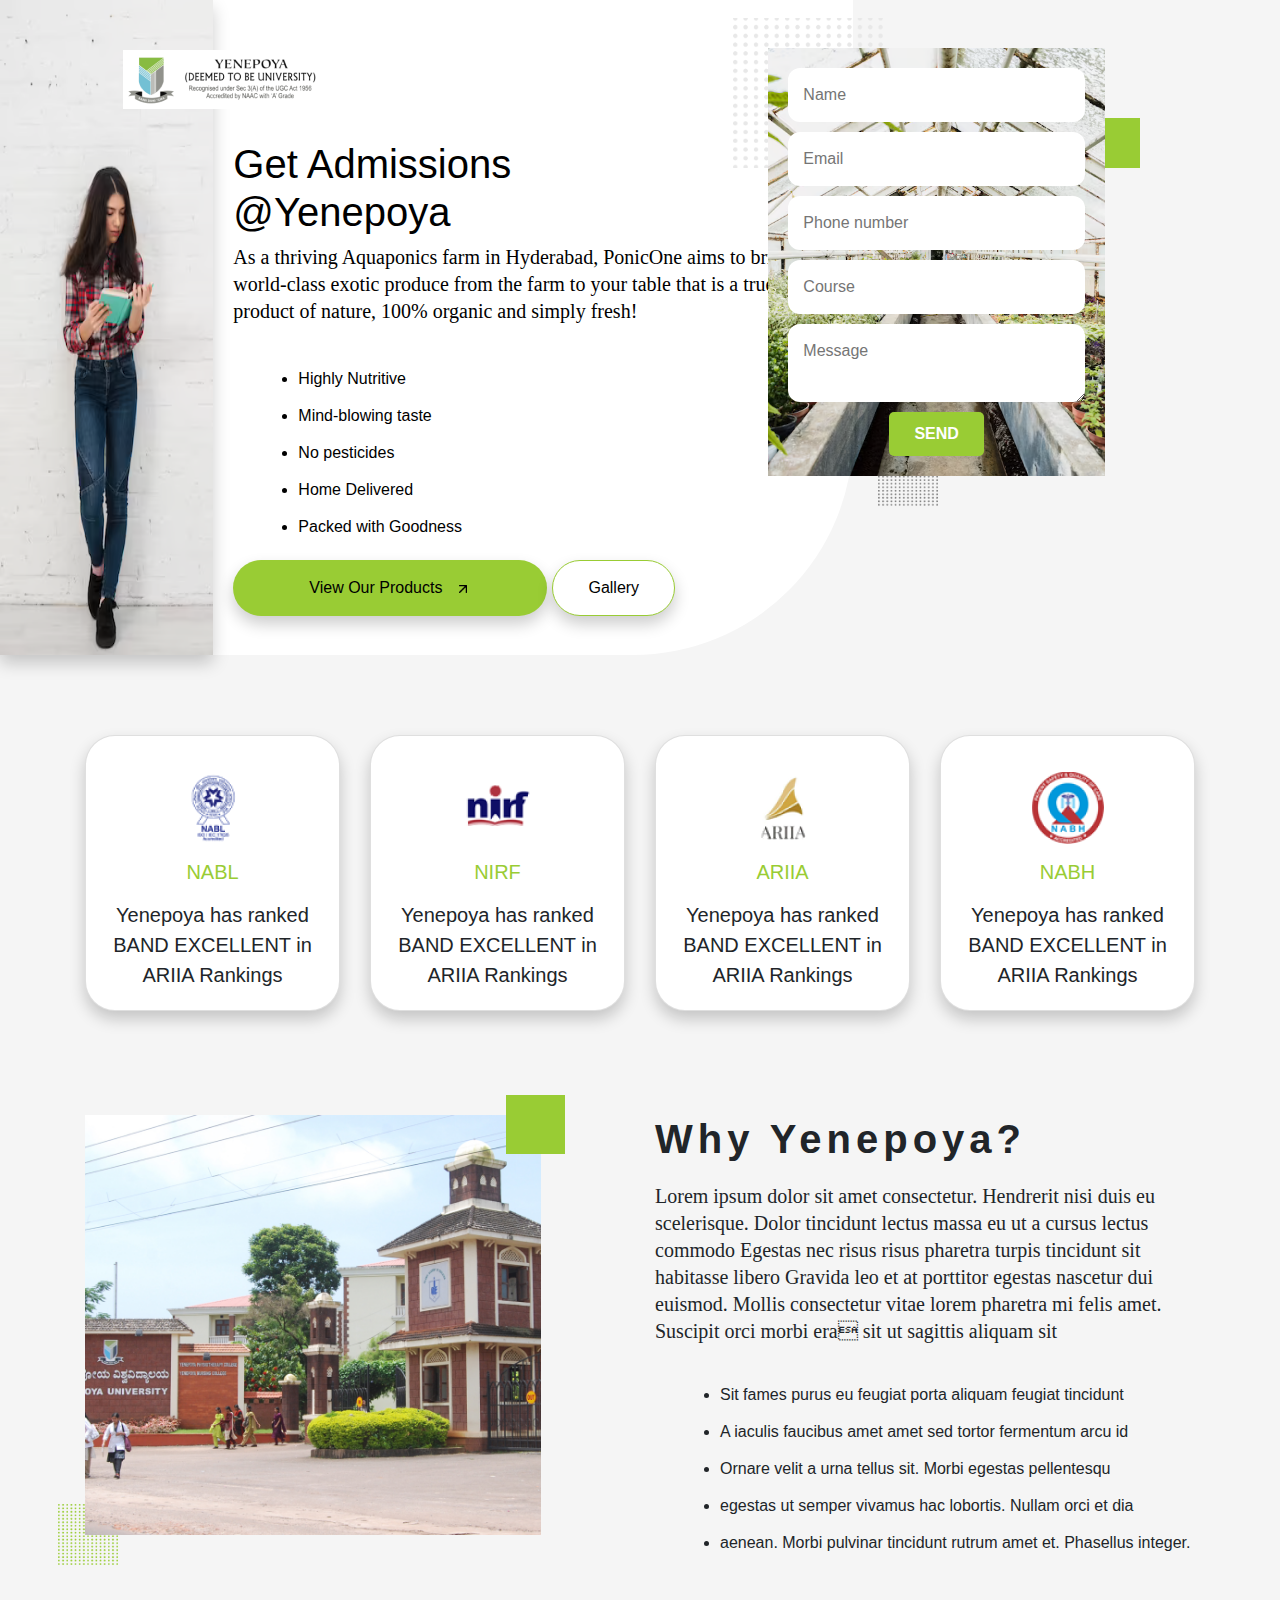
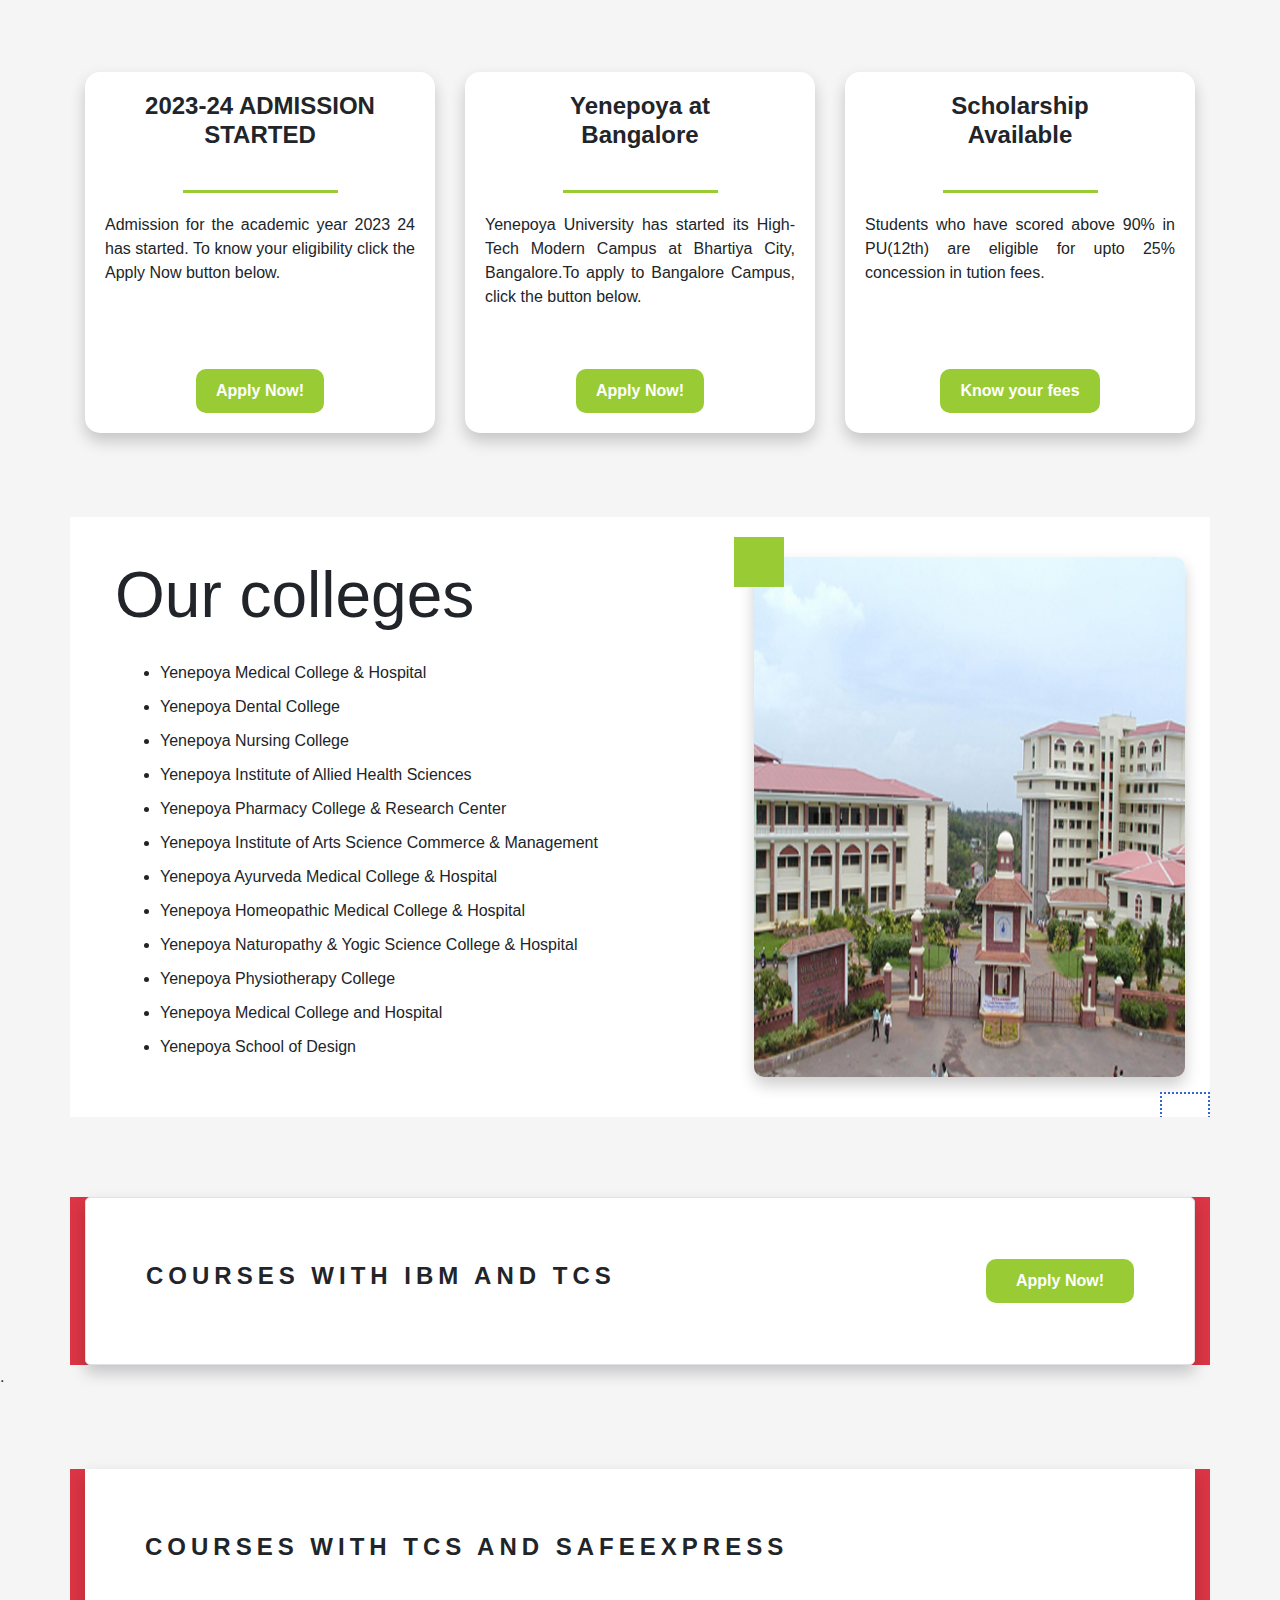
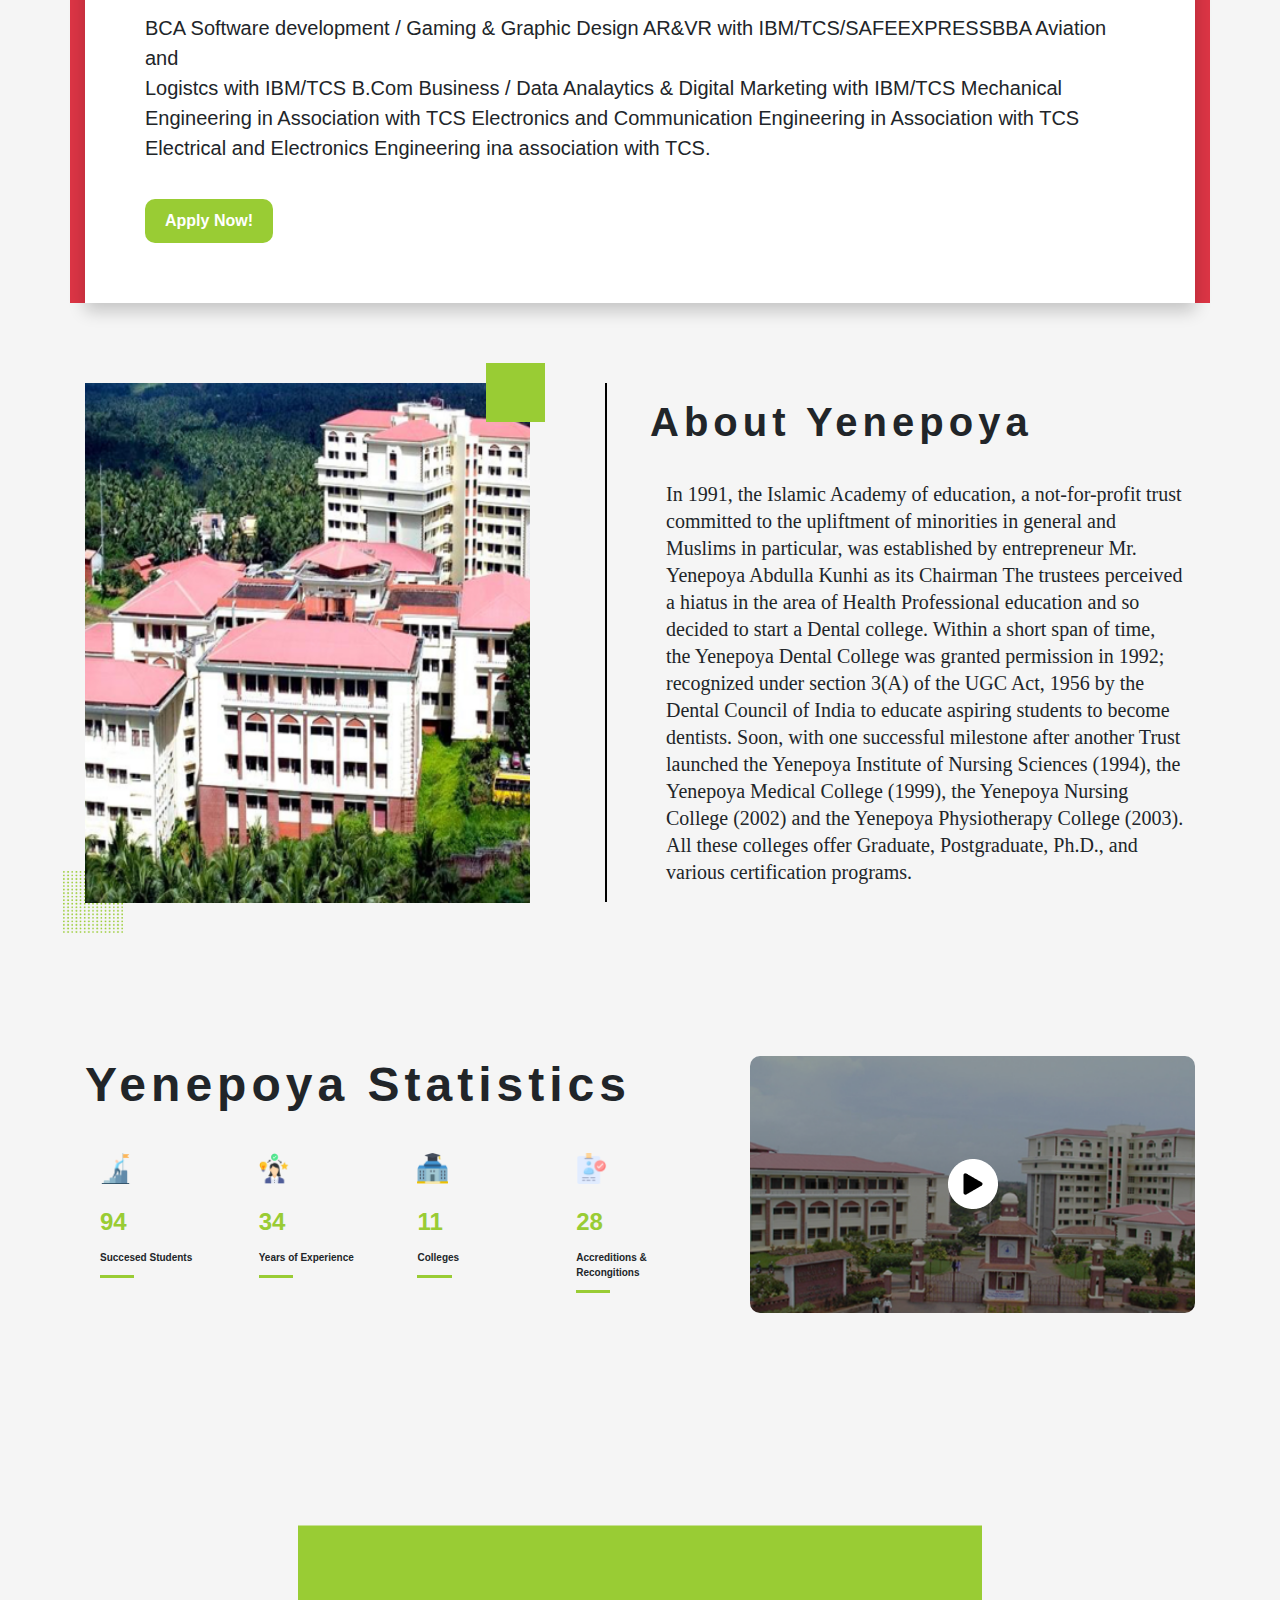
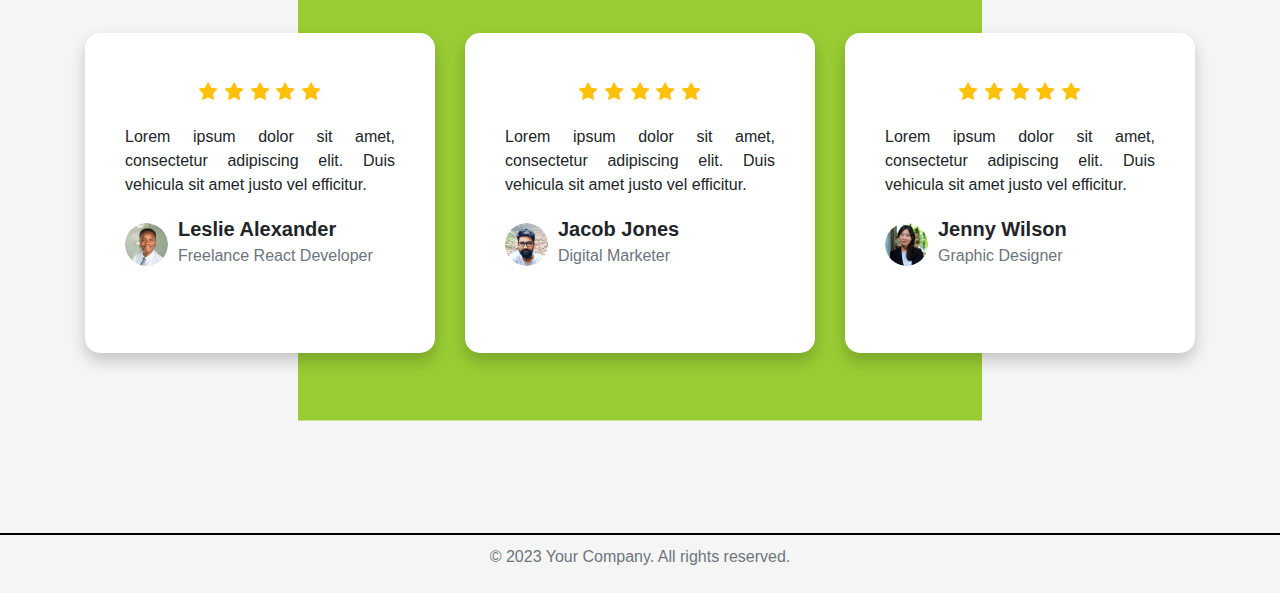
<file: index.html>
<!DOCTYPE html>
<html lang="en">

    <head>
        <meta charset="UTF-8">
        <meta name="viewport"
            content="width=device-width, initial-scale=1, shrink-to-fit=no">
        <title>YENAPOYA</title>

        <!-- Bootstrap CSS -->
        <link rel="stylesheet"
            href="https://cdnjs.cloudflare.com/ajax/libs/font-awesome/4.7.0/css/font-awesome.min.css">

        <link rel="stylesheet"
            href="https://maxcdn.bootstrapcdn.com/bootstrap/4.0.0/css/bootstrap.min.css">

        <link rel="stylesheet" href="assets/css/style.css">
    </head>

    <body>

        <div class="container-fluid featured section">
            <div class="row">
                <div class="col-lg-8 order-1 order-lg-0 hero">
                    <div class="row">
                        <div class="col-lg-3 col-md-4 col-sm-6 p-0">
                            <img src="assets/images/9.png"
                                class="img-fluid img9">
                        </div>
                        <div
                            class="col-lg-5 col-md-8 col-sm-6 p-0 position-relative">
                            <img src="assets/images/image2.png"
                                class="logo img-fluid">
                            <div class="content">
                                <h1>Get Admissions<br> @Yenepoya</h1>
                                <p>
                                    As a thriving Aquaponics farm in Hyderabad,
                                    PonicOne aims to bring world-class exotic
                                    produce from the farm to your table that is
                                    a true product of nature, 100% organic and
                                    simply fresh!
                                </p>
                                <ul>
                                    <li>Highly Nutritive</li>
                                    <li>Mind-blowing taste</li>
                                    <li>No pesticides</li>
                                    <li>Home Delivered</li>
                                    <li>Packed with Goodness</li>
                                </ul>

                                <div class="buttons">
                                    <button class="btn btn1">
                                        View Our Products
                                        <img src="assets/images/image1.png"
                                            alt="Your Icon" class="ml-2"
                                            width="16" height="16">
                                    </button>

                                    <button class="btn btn2">Gallery</button>
                                </div>
                            </div>
                        </div>
                    </div>
                </div>

                <div class="col-lg-4 order-0 order-lg-1 hero2">
                    <div class="featured1 section1 mt-5 container-fluid">
                        <div class="container">
                            <div class="row">
                                <div class="col-lg-12">
                                    <div class="left-image1">
                                        <div class="top-left-square1"></div>
                                        <div class="top-left-image1">
                                            <div class="im input-container">
                                                <input type="text"
                                                    placeholder="Name">
                                                <input type="text"
                                                    placeholder="Email">
                                                <input type="text"
                                                    placeholder="Phone number">
                                                <input type="text"
                                                    placeholder="Course">
                                                <textarea placeholder="Message"></textarea>
                                                <button class="btn3">SEND</button>
                                            </div>
                                        </div>
                                        <div class="top-right-square1"></div>
                                        <a href>
                                            <img src="assets/images/group1.png"
                                                alt
                                                style="max-width: 60px; padding: 0px;">
                                        </a>
                                    </div>
                                </div>
                            </div>
                        </div>
                    </div>
                </div>
            </div>
        </div>

        <!-- Card Section -->
        <div class="container str">
            <div class="row s2">
                <div class="col-md-3 mb-4">
                    <div class="card text-center">
                        <div class="card-body  mt-3">
                            <img src="assets/images/image3.png">
                            <h5 class="card-title mt-3">NABL</h5>
                            <p class="card-text mt-3">Yenepoya has ranked BAND
                                EXCELLENT in ARIIA Rankings</p>
                        </div>
                    </div>
                </div>
                <div class="col-md-3 mb-4">
                    <div class="card text-center">
                        <div class="card-body mt-3">
                            <img src="assets/images/image4.png">
                            <h5 class="card-title mt-3">NIRF</h5>
                            <p class="card-text mt-3">Yenepoya has ranked BAND
                                EXCELLENT in ARIIA Rankings</p>
                        </div>
                    </div>
                </div>
                <div class="col-md-3 mb-4">
                    <div class="card text-center">
                        <div class="card-body mt-3">
                            <img src="assets/images/image5.png">
                            <h5 class="card-title mt-3">ARIIA</h5>
                            <p class="card-text mt-3">Yenepoya has ranked BAND
                                EXCELLENT in ARIIA Rankings</p>
                        </div>
                    </div>
                </div>
                <div class="col-md-3 mb-4">
                    <div class="card text-center">
                        <div class="card-body mt-3">
                            <img src="assets/images/image6.png">
                            <h5 class="card-title mt-3">NABH</h5>
                            <p class="card-text mt-3">Yenepoya has ranked BAND
                                EXCELLENT in ARIIA Rankings</p>
                        </div>
                    </div>
                </div>
            </div>
        </div>

        <!-- End of Card Section -->

        <!-- starts why yenepoya -->
        <div class="featured section mt-5 container-fluid">
            <div class="container str">
                <div class="row">
                    <div class="col-lg-6">
                        <div class="left-image">
                            <div class="top-right-square"></div>
                            <!-- Add the top-right square -->
                            <img src="assets/images/image7.png" alt>
                            <a href="property-details.html"><img
                                    src="assets/images/green.png" alt
                                    style="max-width: 60px; padding: 0px; height:auto; "></a>
                        </div>
                    </div>
                    <div class="col-lg-6">
                        <div class="section-heading">
                            <h1 class>Why Yenepoya?</h1>
                        </div>
                        <p class>
                            Lorem ipsum dolor sit amet consectetur. Hendrerit
                            nisi duis eu

                            scelerisque. Dolor tincidunt lectus massa eu ut a
                            cursus lectus
                            commodo
                            Egestas nec risus risus pharetra turpis tincidunt
                            sit habitasse
                            libero
                            Gravida leo et at porttitor egestas nascetur dui
                            euismod. Mollis

                            consectetur vitae lorem pharetra mi felis amet.
                            Suscipit orci
                            morbi era
                            sit ut sagittis aliquam sit
                        </p>

                        <ul class>
                            <li>Sit fames purus eu feugiat porta aliquam feugiat
                                tincidunt</li>
                            <li>A iaculis faucibus amet amet sed tortor
                                fermentum arcu id</li>
                            <li>Ornare velit a urna tellus sit. Morbi egestas
                                pellentesqu</li>
                            <li>egestas ut semper vivamus hac lobortis. Nullam
                                orci et dia</li>
                            <li>aenean. Morbi pulvinar tincidunt rutrum amet et.
                                Phasellus
                                integer.</li>
                            <!-- Add more custom list items as needed -->
                        </ul>
                    </div>

                </div>
            </div>
        </div>

        <!-- ends why yenepoya -->

        <!-- Admission starts -->
        <div class="container str">
            <div class="row ">
                <div class="col-md-4 mb-4">
                    <div class="custom-card">
                        <h1>2023-24 ADMISSION

                            STARTED</h1>
                        <div class="custom-underline"></div>
                        <p>Admission for the academic year

                            2023 24 has started. To know

                            your eligibility click the

                            Apply Now button below.</p>
                        <button class="custom-apply-button">Apply Now!</button>
                    </div>
                </div>

                <div class="col-md-4 mb-4">
                    <div class="custom-card">
                        <h1>Yenepoya at <br />

                            Bangalore</h1>
                        <div class="custom-underline"></div>
                        <p>Yenepoya University has started

                            its High-Tech Modern Campus

                            at Bhartiya City, Bangalore.To

                            apply to Bangalore Campus,

                            click the button below.</p>
                        <button class="custom-apply-button">Apply Now!</button>
                    </div>
                </div>

                <div class="col-md-4 mb-4">
                    <div class="custom-card">
                        <h1>Scholarship <br />

                            Available</h1>
                        <div class="custom-underline"></div>
                        <p>Students who have scored above

                            90% in PU(12th) are eligible for

                            upto 25% concession in

                            tution fees.</p>
                        <button class="custom-apply-button">Know your fees</button>
                    </div>
                </div>
            </div>
        </div>
        <!-- Admission end -->

        <!-- our colleges starts -->
        <div class="container my-container str">
            <div class="row">
                <div class="col-md-7 my-left-column">
                    <h1>Our colleges</h1>
                    <ul>
                        <li>Yenepoya Medical College & Hospital</li>
                        <li>Yenepoya Dental College</li>
                        <li>Yenepoya Nursing College</li>
                        <li>Yenepoya Institute of Allied Health Sciences</li>
                        <li>Yenepoya Pharmacy College & Research Center</li>
                        <li>Yenepoya Institute of Arts Science Commerce &
                            Management</li>
                        <li>Yenepoya Ayurveda Medical College & Hospital</li>
                        <li>Yenepoya Homeopathic Medical College & Hospital</li>
                        <li>Yenepoya Naturopathy & Yogic Science College &
                            Hospital</li>
                        <li>Yenepoya Physiotherapy College</li>
                        <li>Yenepoya Medical College and Hospital</li>
                        <li>Yenepoya School of Design</li>
                    </ul>
                </div>
                <div class="col-md-5 my-right-column">
                    <img src="assets/images/2.png" alt="My Image Description">
                    <div class="my-square"></div>
                </div>
            </div>
            <div class="dotted-square"></div>
        </div>

        <!-- our colleges ends -->

        <!-- Apply Section -->
        <div class="container bg-danger str">
            <div class="apply-container">
                <div class="apply-heading">COURSES WITH IBM AND TCS</div>
                <button class="apply-button">Apply Now!</button>
            </div>
        </div>

        <!-- End Apply Section -->

        . <!--SAFEEXPRESS -->
        <div class="container custom str bg-danger">
            <div class="custom-container">
                <div class="container-title">COURSES WITH TCS AND SAFEEXPRESS</div>
                <div class="container-text mt-5">
                    <p>BCA Software development / Gaming & Graphic Design AR&VR
                        with IBM/TCS/SAFEEXPRESSBBA Aviation and <br />

                        Logistcs with IBM/TCS B.Com Business / Data Analaytics &
                        Digital Marketing with IBM/TCS Mechanical <br />

                        Engineering in Association with TCS Electronics and
                        Communication Engineering in Association with TCS <br />

                        Electrical and Electronics Engineering ina association
                        with TCS.</p>
                </div>
                <button class="apply-btn mt-3">Apply Now!</button>
            </div>
        </div>
        <!-- End SAFEEXPRESS -->

        <!-- starts about yenapoya -->

        <div class="featured section str container-fluid">
            <div class="container">
                <div class="row">
                    <div class="col-lg-5">
                        <div class="left-image">
                            <div class="top-right-square2"></div>
                            <!-- Add the top-right square -->
                            <img src="assets/images/image8.png" alt
                                class="about">
                            <a href="property-details.html"><img
                                    src="assets/images/green.png" alt
                                    style="max-width: 60px; padding: 0px; height:auto; "></a>
                        </div>
                    </div>
                    <div class="col-lg-6 mb-4 vertical-border">
                        <div class="section-heading">
                            <h1 class="ml-2 aboutp">About Yenepoya</h1>
                        </div>
                        <p class="ml-4 aboutp">
                            In 1991, the Islamic Academy of education, a
                            not-for-profit trust
                            committed to the upliftment of minorities in general
                            and Muslims in particular,
                            was

                            established by entrepreneur Mr. Yenepoya Abdulla
                            Kunhi as its
                            Chairman
                            The trustees perceived a hiatus in the area of
                            Health Professional
                            education

                            and so decided to start a Dental college. Within a
                            short span of
                            time, the

                            Yenepoya Dental College was granted permission in
                            1992; recognized
                            under

                            section 3(A) of the UGC Act, 1956 by the Dental
                            Council of India
                            to educate

                            aspiring students to become dentists. Soon, with one
                            successful
                            milestone

                            after another Trust launched the Yenepoya Institute
                            of Nursing
                            Sciences

                            (1994), the Yenepoya Medical College (1999), the
                            Yenepoya Nursing
                            College

                            (2002) and the Yenepoya Physiotherapy College
                            (2003). All these
                            colleges

                            offer Graduate, Postgraduate, Ph.D., and various
                            certification
                            programs.
                        </p>
                    </div>

                </div>
            </div>
        </div>

        <!-- End about yenapoya -->

        <!-- video -->
        <div class="statistics-section container-fluid str">
            <div class="container">
                <div class="row">
                    <div class="col-lg-7">
                        <h2 class="statistics-heading">Yenepoya Statistics</h2>
                        <div class="statistics-columns">
                            <div class="statistics-column col-md-6 col-sm-12">
                                <div class="statistics-item">
                                    <img src="assets/images/7.png" alt="Icon 1">
                                    <div class="statistics-number">94</div>
                                    <div class="statistics-text">Succesed
                                        Students</div>
                                    <div class="underline"></div>
                                </div>
                            </div>
                            <div class="statistics-column col-md-6 col-sm-12">
                                <div class="statistics-item">
                                    <img src="assets/images/3.png" alt="Icon 2">
                                    <div class="statistics-number">34</div>
                                    <div class="statistics-text">Years of
                                        Experience</div>
                                    <div class="underline"></div>
                                </div>
                            </div>
                            <div class="statistics-column col-md-6 col-sm-12">
                                <div class="statistics-item">
                                    <img src="assets/images/8.png" alt="Icon 3">
                                    <div class="statistics-number">11</div>
                                    <div class="statistics-text">Colleges</div>
                                    <div class="underline"></div>
                                </div>
                            </div>
                            <div class="statistics-column col-md-6 col-sm-12">
                                <div class="statistics-item">
                                    <img src="assets/images/5.png" alt="Icon 4">
                                    <div class="statistics-number">28</div>
                                    <div class="statistics-text">Accreditions &
                                        Recongitions</div>
                                    <div class="underline"></div>
                                </div>
                            </div>
                        </div>
                    </div>
                    <div class="col-lg-5 col-sm-12 col-md-12video-column">
                        <div class="video-container">
                            <img src="assets/images/image9.png"
                                alt="Video Image" class="video-image">
                            <div class="play-icon"></div>
                        </div>

                    </div>

                </div>
            </div>
        </div>
        <!-- video ends -->

        <!-- Testimonilas -->
        <div class="custom-containers container str" style="margin-top: 250px;">
            <div class="background-element"></div>
            <div class="row">
                <div class="col-lg-4">
                    <div class="custom-card">
                        <div class="card-body">
                            <div class="custom-ratings">
                                <span
                                    class="fa fa-star custom-fa-star custom-checked"></span>
                                <span
                                    class="fa fa-star custom-fa-star custom-checked"></span>
                                <span
                                    class="fa fa-star custom-fa-star custom-checked"></span>
                                <span
                                    class="fa fa-star custom-fa-star custom-checked"></span>
                                <span
                                    class="fa fa-star custom-fa-star custom-checked"></span>
                            </div>
                            <p class="mt-3">Lorem ipsum dolor sit amet,
                                consectetur adipiscing elit. Duis vehicula sit
                                amet justo vel efficitur.</p>
                                <div class="d-flex align-items-center">
                                    <img class="custom-profile-icon"
                                        src="assets/images/oval1.png"
                                        alt="Profile 1">
                                    <div>
                                        <h4 class="custom-h4">Leslie Alexander</h4>
                                        <h5 class="custom-h5">Freelance React
                                            Developer</h5>
                                    </div>
                                </div>
                        </div>
                    </div>
                </div>
                <div class="col-lg-4">
                    <div class="custom-card">
                        <div class="card-body">
                            <div class="custom-ratings">
                                <span
                                    class="fa fa-star custom-fa-star custom-checked"></span>
                                <span
                                    class="fa fa-star custom-fa-star custom-checked"></span>
                                <span
                                    class="fa fa-star custom-fa-star custom-checked"></span>
                                <span
                                    class="fa fa-star custom-fa-star custom-checked"></span>
                                <span
                                    class="fa fa-star custom-fa-star custom-checked"></span>
                            </div>
                            <p class="mt-3">Lorem ipsum dolor sit amet,
                                consectetur adipiscing elit. Duis vehicula sit
                                amet justo vel efficitur.</p>
                                <div class="d-flex align-items-center">
                                    <img class="custom-profile-icon"
                                        src="assets/images/oval2.png"
                                        alt="Profile 2">
                                    <div>
                                        <h4 class="custom-h4">Jacob Jones</h4>
                                        <h5 class="custom-h5">Digital Marketer</h5>
                                    </div>
                                </div>
                        </div>
                    </div>
                </div>
                <div class="col-lg-4">
                    <div class="custom-card">
                        <div class="card-body">
                            <div class="custom-ratings">
                                <span
                                    class="fa fa-star custom-fa-star custom-checked"></span>
                                <span
                                    class="fa fa-star custom-fa-star custom-checked"></span>
                                <span
                                    class="fa fa-star custom-fa-star custom-checked"></span>
                                <span
                                    class="fa fa-star custom-fa-star custom-checked"></span>
                                <span
                                    class="fa fa-star custom-fa-star custom-checked"></span>
                            </div>

                            <p class="mt-3">Lorem ipsum dolor sit amet,
                                consectetur adipiscing elit. Duis vehicula sit
                                amet justo vel efficitur.</p>
                                <div class="d-flex align-items-center">
                                    <img class="custom-profile-icon"
                                        src="assets/images/oval3.png"
                                        alt="Profile 3">
                                    <div>
                                        <h4 class="custom-h4">Jenny Wilson</h4>
                                        <h5 class="custom-h5">Graphic Designer</h5>
                                    </div>
                                </div>
                        </div>
                    </div>
                </div>
            </div>
        </div>
        <!-- Testimonilas -->

        <div class="custom-footer">
            <p>&copy; 2023 Your Company. All rights reserved.</p>
        </div>

        <!-- Bootstrap JS and dependencies -->
        <script src="https://code.jquery.com/jquery-3.2.1.slim.min.js"></script>
        <script
            src="https://cdnjs.cloudflare.com/ajax/libs/popper.js/1.12.9/umd/popper.min.js"></script>
        <script
            src="https://maxcdn.bootstrapcdn.com/bootstrap/4.0.0/js/bootstrap.min.js"></script>

    </body>

</html>
</file>
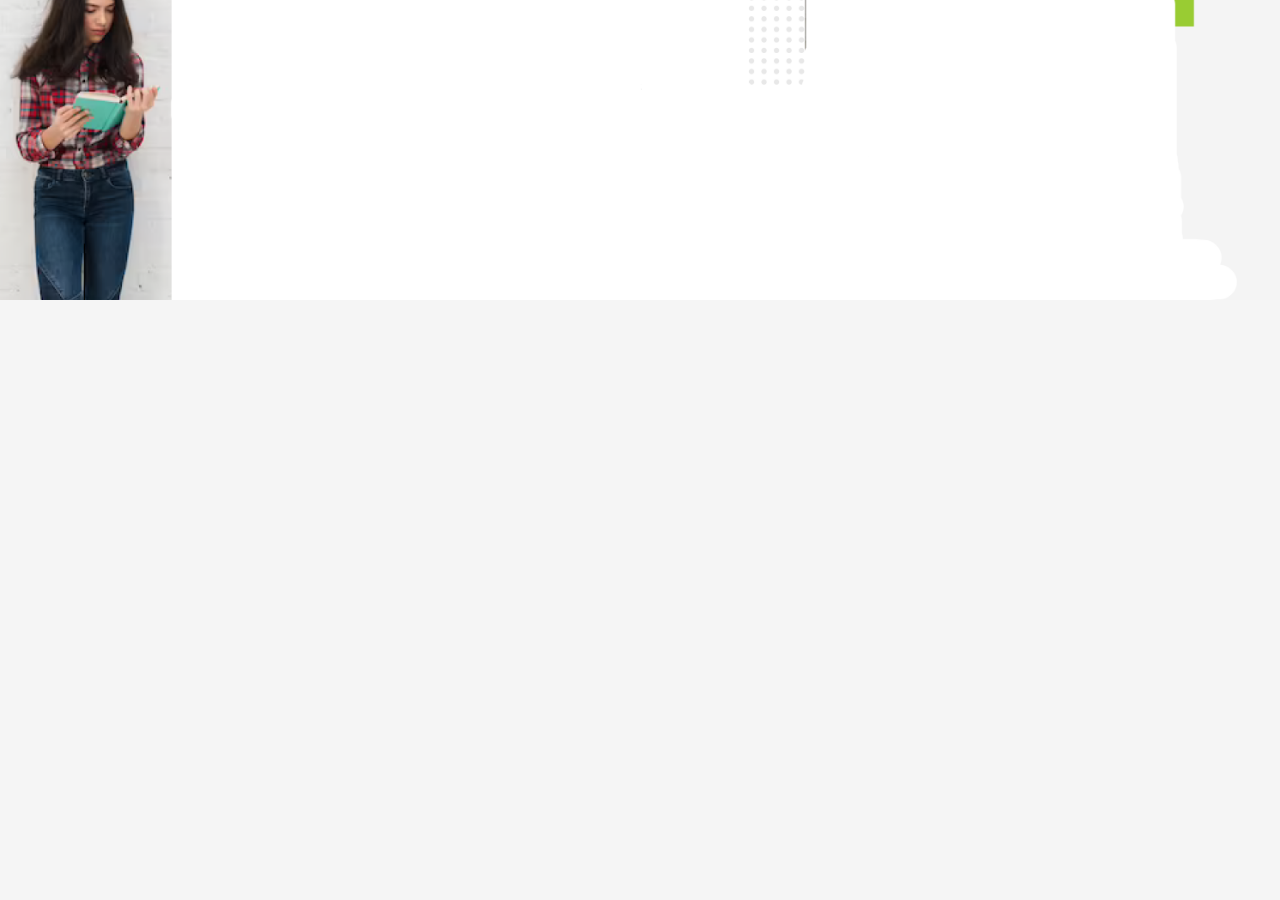
<file: assets/css/ses1.html>
<!DOCTYPE html>
<html lang="en">
<head>
    <meta charset="UTF-8">
    <meta name="viewport" content="width=device-width, initial-scale=1, shrink-to-fit=no">
    <title>Full Width Container with Background Image</title>

    <!-- Add your custom styles or link to an external stylesheet here -->

    <style>
        body {
            margin: 0;
            padding: 0;
            background-color: #f5f5f5;
        }

        .full-width-container {
            position: relative;
            width: 100%;
            height: 300px; /* Adjust the height as needed */
            background: url('../images/bg.png') center/cover no-repeat; /* Replace 'path/to/your/image.jpg' with the actual path to your background image */
            text-align: center;
            color: #ffffff; /* Adjust the text color for better visibility */
        }

        .content {
            position: absolute;
            top: 50%;
            left: 50%;
            transform: translate(-50%, -50%);
            width: 100%;
        }

        /* Add your additional styles as needed */

    </style>
</head>
<body>

    <div class="full-width-container">
        <div class="content">
            <!-- Your content goes here -->
            <h1>Your Title</h1>
            <p>Your content text</p>
        </div>
    </div>

</body>
</html>
</file>
<file: assets/css/style.css>
/* Add your custom styles here */
body {
  background-color: #f5f5f5;
  height: 3900px;
}
/* hero section */
.img9 {
  height: 655px;
  box-shadow: 0 8px 16px rgba(0, 0, 0, 0.2);
}

.logo {
  position: absolute;
  left: -90px;
  top: 50px;
}

.hero {
  background-color: white;
  border-bottom-right-radius: 220px;
}

.content {
  padding: 20px;
  color: #000000;
  margin-top: 120px;
  width: 620px;
  font-size: 20px;
}

.content p {
  margin-bottom: 20px;
}

.buttons {
  margin-top: 20px;
  border: none;
}

.btn1 {
  background-color: #99cc34;
  padding: 15px 75px 15px 75px;
  font-size: 16px;
  border-radius: 50px;
  box-shadow: 0 8px 16px rgba(0, 0, 0, 0.2);
}

.btn2 {
  padding: 15px 35px 15px 35px;
  font-size: 16px;
  border-radius: 50px;
  border: 1px solid #99cc34;
  background-color: white;
  box-shadow: 0 8px 16px rgba(0, 0, 0, 0.2);
}

@media (max-width: 992px) {
  .hero {
    border-bottom-right-radius: 0;
  }

  .logo {
    position: static;
    margin-bottom: 20px;
  }

  .content {
    width: 100%;
  }
}

@media (max-width: 768px) {
  .hero {
    padding-bottom: 50px;
  }

  .content {
    margin-top: 0px;
  }
}

@media only screen and (max-width: 600px) {
  .logo {
    position: absolute;
    left: 0px;
    top: -400px;
  }

  .content {
    margin-top: 50px;
  }

  .img9 {
    width: 100%;
  }

  .btn1 {
    margin-bottom: 20px;
  }
}

.im {
  width: 100%;
  max-width: 450px;
  height: auto;
  background-color: #f35525;
  background: url("../images/22.png") center/cover no-repeat;
  position: relative;
  margin: 0 auto;
  /* Center the container */
  padding: 20px;
  box-sizing: border-box;
}

.input-container {
  display: flex;
  flex-direction: column;
  align-items: center;
  justify-content: center;
}

.input-container input,
.input-container textarea {
  width: 100%;
  margin-bottom: 10px;
  padding: 15px;
  box-sizing: border-box;
  border: none;
  border-radius: 12px;
}

.input-container button {
  font-size: 16px;
  background-color: #99cc34;
  color: white;
  font-weight: bold;
  padding: 10px 25px 10px 25px;
  border: none;
}

.featured1 .left-image1 a {
  display: inline-block;
  width: 15%;
  max-width: 60px;
  height: auto;
  line-height: 60px;
  /* background-color: #f35525; */
  border-radius: 50%;
  text-align: center;
  position: absolute;
  left: 34%;
  bottom: -30px;
  z-index: -1;
}

/* Add the styles for the top-left square */
.featured1 .left-image1 .top-left-square1 {
  position: absolute;
  top: -30px;
  left: -20px;
  width: 150px;
  height: 150px;
  background: url("../images/black1.png") center/cover no-repeat;
  z-index: -1;
}

.featured1 .left-image1 .top-right-square1 {
  position: absolute;
  top: 70px;
  right: -20px;
  width: 50px;
  height: 50px;
  background-color: #99cc34;
  z-index: -1;
}

@media (max-width: 576px) {
  .im {
    padding: 10px;
  }

  .top-right-square1 {
    top: 20px;
    right: -20px;
  }
}

.hero2 {
  position: absolute;
  right: 0;
  margin-right: 130px;
  z-index: 100;
}

.btn3 {
  padding: 10px 20px;
  /* Adjust the padding to your desired size */
  font-size: 14px;
  /* Adjust the font size to your desired size */
  border-radius: 5px;
  /* Add border-radius for rounded corners if needed */
}

@media (max-width: 576px) {
  .hero2 {
    margin-top: 1300px;
    position: absolute;
    left: 0px;
  }
}

@media only screen and (max-width: 600px) {
  .hero2 {
    margin-top: 750px;
    position: absolute;
    left: 0px;
  }
}

@media (max-width: 768px) {
  .hero2 {
    margin-top: 1250px;
    position: absolute;
    left: 0px;
  }
}

@media screen and (min-width: 1200px) {
  /* Styles for screens larger than 1200 pixels wide */
  /* .container {
      width: 70%;
  } */
}

/* Add more media queries for specific screen sizes or orientations if needed */
@media only screen and (max-width: 768px) {
  /* Styles for screens up to 768 pixels wide (e.g., tablets) */
  /* .container {
      width: 90%;
  } */
}

@media only screen and (max-width: 480px) {
  /* Styles for screens up to 480 pixels wide (e.g., smartphones) */
  /* .container {
      width: 100%;
  } */

  .hero2 {
    margin-top: 1300px;
  }
}

@media screen and (min-device-width: 576px) and (max-device-width: 768px) {
  .hero2 {
    margin-top: 700px;
  }

  .featured1 .left-image1 .top-right-square1 {
    position: absolute;
    top: 50px;
    right: 100px;
    width: 50px;
    height: 50px;
    background-color: #99cc34;
    z-index: -1;
  }

  .featured1 .left-image1 .top-left-square1 {
    position: absolute;
    top: -30px;
    left: 40px;
    width: 150px;
    height: 150px;
    background: url("../images/black1.png") center/cover no-repeat;
    z-index: -1;
  }
}

@media screen and (min-device-width: 300px) and (max-device-width: 600px) {
  .hero2 {
    margin-top: 1350px;
  }
}

/* hero section end */

/* Section cards */

.card {
  border-radius: 30px;
  box-shadow: 0 8px 16px rgba(0, 0, 0, 0.2);
}

.card-icon {
  font-size: 48px;
}

.card-text {
  font-size: 20px;
}

.s2 h5 {
  color: #99cc34;
}

@media only screen and (max-width: 480px) {
}

@media only screen and (min-width: 375px) and (max-width: 768px) {
  .container.str .s2 {
    margin-top: 480px;
  }

  .container.str .card {
    margin-bottom: 20px; /* Adjust margin-bottom for better spacing */
  }
}
/* End Section cards */

/* Why Yenepoya? */

.featured .left-image {
  position: relative;
}

.featured .left-image img {
  max-width: 100%;
  height: auto; /* Keep the aspect ratio */
  width: auto; /* Ensure the image doesn't stretch */
}

.featured .left-image a {
  display: inline-block;
  width: 166px;
  max-width: 60px;
  height: auto;
  line-height: 60px;
  /* background-color: #f35525; */
  /* background: url('../images/green.png') center/cover no-repeat; */
  /* border-radius: 50%; */
  text-align: center;
  position: absolute;
  left: -5%;
  bottom: -30px;
  z-index: -1;
}

.featured .left-image .top-right-square {
  position: absolute;
  top: -20px;
  right: 60px;
  width: 59px; /* Adjust the width of the square as needed */
  height: 59px; /* Adjust the height of the square as needed */
  background-color: #99cc34; /* Specify the color of the square */
  z-index: 1;
}

.top-right-square2 {
  position: absolute;
  top: -20px;
  right: -15px;
  width: 59px; /* Adjust the width of the square as needed */
  height: 59px; /* Adjust the height of the square as needed */
  background-color: #99cc34; /* Specify the color of the square */
  z-index: 1;
}

.featured .section-heading {
  margin-left: 0px;
  margin-right: 0px;
  margin-bottom: 20px;
}

.featured .section-heading h1 {
  width: 100%;
  letter-spacing: 5px;
  font-weight: bold;
}

@media (min-width: 992px) {
  .featured .left-image img {
    height: 420px;
  }
}

@media (max-width: 768px) {
  .featured .left-image {
    margin-bottom: 20px;
  }

  .featured .left-image a {
    bottom: -20px;
  }

  .featured .section-heading h1 {
    font-size: 24px;
  }
}

@media (max-width: 576px) {
  .featured .left-image a {
    width: 20%;
  }
}

.featured p {
  font-size: 20px;
  line-height: 23px;
  width: 100%;
  font-family: "open sans";
  line-height: 27px;
}

.featured ul {
  font-size: 18px;
  line-height: 27px;
}

/* End Why Yenepoya? */

/* starts of Admission ! */

.str {
  margin-top: 100px;
}
.custom-card-container {
  display: flex;
  justify-content: space-between;
}

.custom-card {
  display: flex;
  flex-direction: column;
  background-color: #ffffff;
  border: 1px solid #dee2e6;
  border-radius: 25px;
  padding: 20px;
  box-shadow: 0 8px 16px rgba(0, 0, 0, 0.2);
  margin-top: 20px;
  height: 100%; /* Make each card take up the full height of the container */
}

.custom-card h1 {
  font-size: 24px;
  font-weight: bolder;
  margin-bottom: 10px;
  text-align: center;
}

.custom-underline {
  border-bottom: 3px solid #99cc34;
  margin-bottom: 20px;
  width: 50%;
  margin-left: calc((100% - 50%) / 2); /* Center the underline */
  margin-top: 30px;
}

.custom-card p {
  flex-grow: 1; /* Make the paragraph take up the remaining space */
  font-size: 16px;
  margin-bottom: 20px;
  text-align: center;
}

.custom-apply-button {
  align-self: center; /* Center the button horizontally */
  background-color: #99cc34;
  color: #ffffff;
  border: none;
  border-radius: 10px;
  cursor: pointer;
  padding: 10px 20px;
  font-size: 16px;
  font-weight: 600;
}

/* End of Admission ! */

/* starts of colleges ! */

.my-container {
  position: relative;
  padding: 20px;
  background-color: #ffffff;
  overflow: hidden; /* Ensure that the dotted square does not overflow the container */
}

.my-container::before {
  content: "";
  position: absolute;
  bottom: -25px; /* Adjust to position half outside and half behind the container */
  right: -25px; /* Adjust to position half outside and half behind the container */
  width: 50px; /* Adjust the width of the square */
  height: 50px; /* Adjust the height of the square */
  background-color: transparent;
  border: 2px dotted #3366cc; /* Adjust the color of the dotted square */
  z-index: -1; /* Send it to the background */
}

.my-left-column {
  padding: 20px;
}

.my-right-column {
  position: relative;
  padding: 20px;
}

.my-container h1 {
  font-size: 64px;
  padding-left: 20px;
}

ul {
  padding-left: 65px;
  padding-top: 20px;
}

li {
  font-size: 16px;
  margin-bottom: 10px;
}

.my-right-column img {
  max-width: 100%;
  height: auto;
  border-radius: 10px; /* Adjust the border-radius as needed */
  box-shadow: 0 8px 16px rgba(0, 0, 0, 0.2);
  display: block; /* Remove any extra space below the image */
  margin: 0 auto; /* Center the image horizontally */
  box-sizing: border-box; /* Include padding and border in total width/height */
}

@media (min-width: 992px) {
  .my-right-column img {
    height: 520px;
  }
}

.my-square {
  position: absolute;
  top: 0;
  left: 0;
  width: 50px; /* Adjust the width of the square */
  height: 50px; /* Adjust the height of the square */
  background-color: #99cc34;
}

@media (min-width: 768px) {
  img {
    height: 100%;
  }
}

.dotted-square {
  position: absolute;
  bottom: -25px;
  right: 0;
  width: 50px; /* Adjust the width of the square */
  height: 50px; /* Adjust the height of the square */
  background-color: transparent;
  border: 2px dotted #3366cc; /* Adjust the color of the dotted square */
}

/* end of colleges ! */

/* Start apply now ! */
.apply-container {
  background-color: #ffffff;
  border: 1px solid #dee2e6;
  border-radius: 5px;
  padding: 60px;
  margin-top: 20px;
  display: flex;
  flex-direction: column; /* Stack items vertically by default */
  justify-content: space-between;
  align-items: center;
  text-align: center; /* Center text in the container */
  box-shadow: 0 8px 16px rgba(0, 0, 0, 0.2);
}

.apply-heading {
  font-size: 24px;
  font-weight: bold;
  margin-bottom: 10px;
  letter-spacing: 5px;
}

.apply-button {
  background-color: #99cc34;
  color: #ffffff;
  border: none;
  border-radius: 10px;
  cursor: pointer;
  padding: 10px 30px; /* Adjust padding for smaller screens */
  font-size: 16px; /* Adjust font size for smaller screens */
  font-weight: 600;
}

/* Media query for tablets and larger devices */
@media (min-width: 768px) {
  .apply-container {
    flex-direction: row; /* Arrange items in a row for tablets and larger devices */
    align-items: center;
    text-align: left; /* Align text to the left for larger screens */
  }

  .apply-button {
    margin-top: 0; /* Remove top margin for larger screens */
  }
}

/* End apply now ! */

/* starts save express! */
.custom-container {
  background-color: white;
  box-shadow: 0 8px 16px rgba(0, 0, 0, 0.2);
  padding: 60px; /* Add padding for better spacing on smaller screens */
}

.container-title {
  font-size: 24px;
  font-weight: bold;
  margin-bottom: 10px;
  letter-spacing: 5px;
}

.container-text {
  font-size: 20px;
  margin-bottom: 20px;
}

.apply-btn {
  background-color: #99cc34;
  font-weight: 600;
  color: #ffffff;
  border: none;
  border-radius: 10px;
  cursor: pointer;
  padding: 10px 20px; /* Adjust padding for smaller screens */
  font-size: 16px; /* Adjust font size for smaller screens */
  margin-left: 0; /* Remove margin for smaller screens */
}

/* Media Query for Small Screens (e.g., Mobile) */
@media only screen and (max-width: 600px) {
  .custom-container {
    height: auto; /* Remove fixed height for smaller screens */
  }

  .container-title {
    padding-top: 20px; /* Adjust padding for smaller screens */
    padding-left: 0; /* Remove left padding for smaller screens */
    font-size: 20px; /* Adjust font size for smaller screens */
  }

  .container-text {
    padding-left: 0; /* Remove left padding for smaller screens */
  }

  .apply-btn {
    margin-left: 0; /* Remove margin for smaller screens */
  }
}

/* End of save express ! */

.vertical-border {
  border-left: 2px solid #000;
  margin-left: 60px;
}

.aboutp {
  padding-left: 20px;
  padding-top: 15px;
}

@media (min-width: 992px) {
  .featured .left-image .about {
    height: 520px;
  }
}

/* video? */

.statistics-section {
  padding: 50px 0;
}

.statistics-heading {
  font-size: 48px;
  font-weight: bold;
  letter-spacing: 5px;
}

.statistics-columns {
  margin-top: 20px;
}

.statistics-column {
  width: 24%;
  margin-right: 1%;
  float: left;
  margin-top: 20px;
}

.statistics-item {
  margin-bottom: 20px;
}

.statistics-item img {
  max-width: 25%;
  height: auto;
}

.statistics-number {
  font-size: 24px;
  font-weight: bold;
  margin-bottom: 10px;
  padding-top: 20px;
  color: #99cc34;
}

.statistics-text {
  font-size: 10px;
  font-weight: bold;
}

.underline {
  height: 3px;
  width: 28%;
  background-color: #99cc34;
  margin-top: 10px; /* Adjust as needed */
  display: block;
}
.video-column {
  width: 48%;
  float: left;
}

.video-image {
  max-width: 100%;
  height: auto;
}

@media (max-width: 768px) {
  .statistics-column,
  .video-column {
    width: 48%;
    margin-right: 0;
    float: none;
  }
}

.video-container {
  position: relative;
  height: 100%;
  width: 100%;
}

.video-image {
  max-width: 100%;
  height: 100%;
  border-radius: 10px;
  object-fit: cover;
}

.play-icon {
  position: absolute;
  top: 50%;
  left: 50%;
  transform: translate(-50%, -50%);
  width: 50px; /* Adjust the size of the play icon as needed */
  height: 50px;
  background: url("../images/image10.png") center/cover no-repeat; /* Replace 'path-to-your-play-icon.png' with the actual path to your play icon image */
  cursor: pointer;
}

@media screen and (min-device-width: 300px) and (max-device-width: 768px) {
  .statistics-section {
    margin-top: 0px;
  }
}

/* end video? */

/* start testimonials */

.custom-containers {
  position: relative;
  margin-top: 150px;
}

.background-element {
  position: absolute;
  width: 60%; /* Adjust as needed */
  height: 55vh; /* Adjust as needed */
  background-color: #99cc34; /* Change the background color as needed */
  z-index: -1;
  top: 50%;
  left: 50%;
  transform: translate(-50%, -50%);
}

.custom-card {
  border: none;
  background-color: #fff;
  transition: box-shadow 0.3s;
  border-radius: 15px;
  margin-bottom: 20px;
}

.custom-card p {
  text-align: justify;
}

.custom-card:hover {
  box-shadow: 0 0 20px rgba(0, 0, 0, 0.1);
}

.custom-ratings {
  font-size: 24px;
  text-align: center;
  margin-bottom: 10px;
}

.custom-profile-icon {
  border-radius: 50%;
  max-width: 100%;
  height: auto;
  margin-right: 10px;
}

.custom-h4 {
  font-size: 20px;
  font-weight: bold;
  margin-bottom: 5px;
  color: #212529;
}

.custom-h5 {
  font-size: 16px;
  color: #6c757d;
}

.custom-checked {
  color: #ffc107;
}

.custom-fa-star {
  font-size: 20px;
}

.custom-hr {
  border: 1px solid #000000; /* Change border color as needed */
  width: 90%;
}

.custom-footer {
  text-align: center;
  color: #6c757d;
  margin-top: 200px;
}

@media only screen and (min-width: 300px) and (max-width: 768px) {
  .background-element {
    position: absolute;
    width: 60%; /* Adjust as needed */
    height: 65vh; /* Adjust as needed */
  }
}

/* end testimonials */

.custom-footer {
  width: 100%;
  height: 60px;
  border-top: 2px solid #000; /* You can adjust the color and thickness as needed */
  padding-top: 10px;
}

.str {
  margin-top: 80px;
}
</file>
